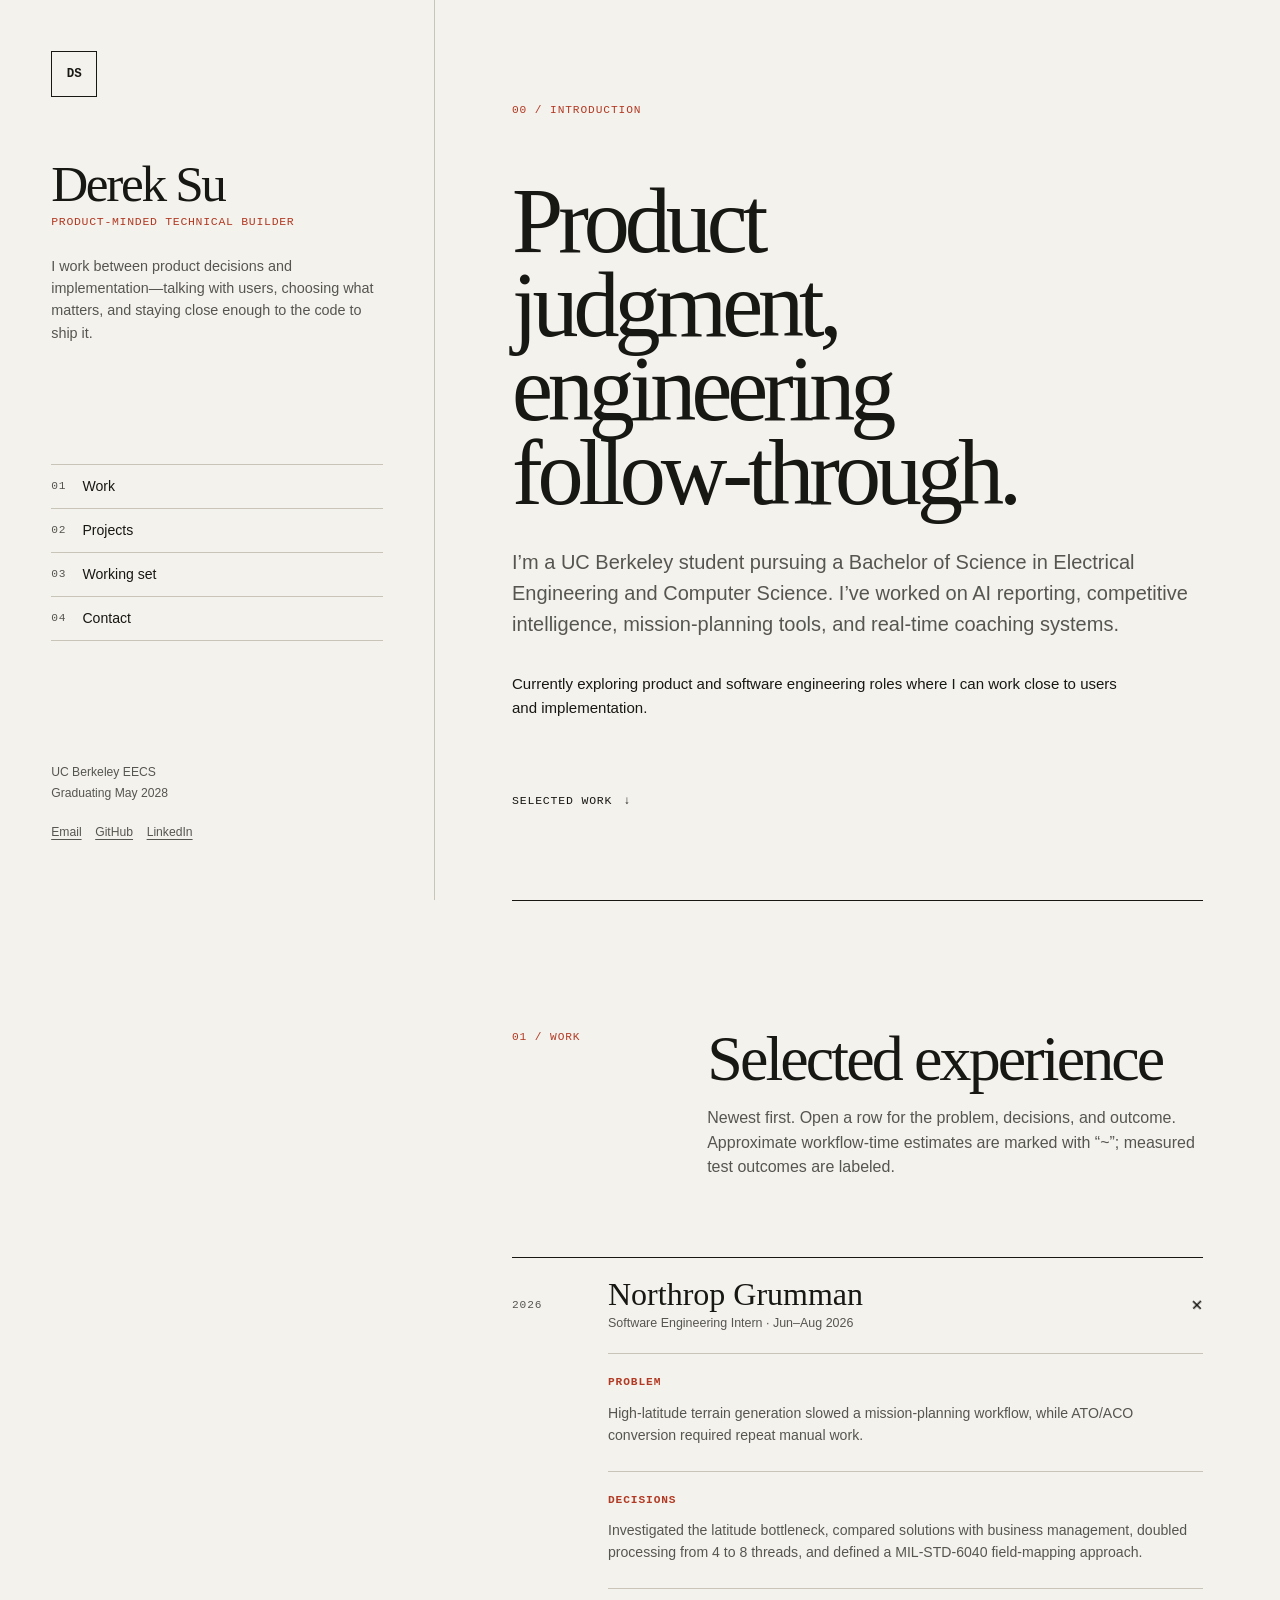
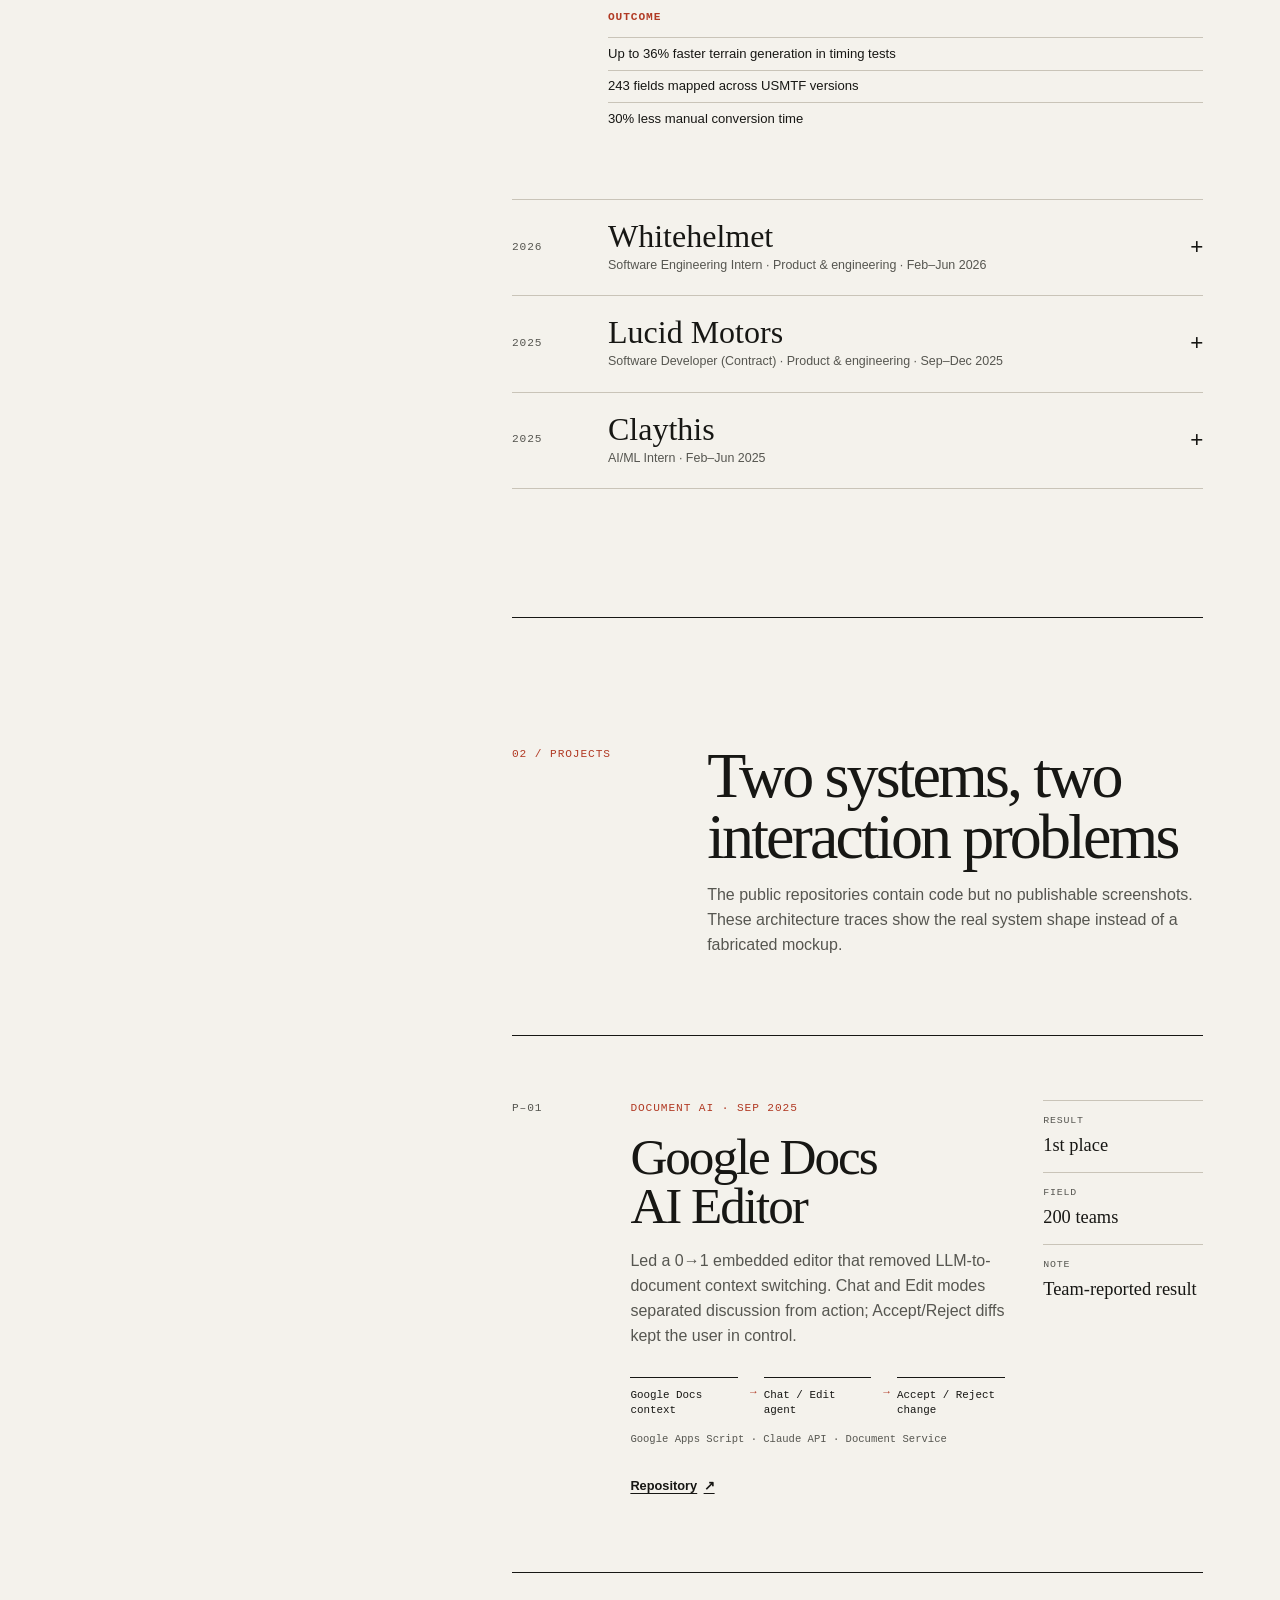
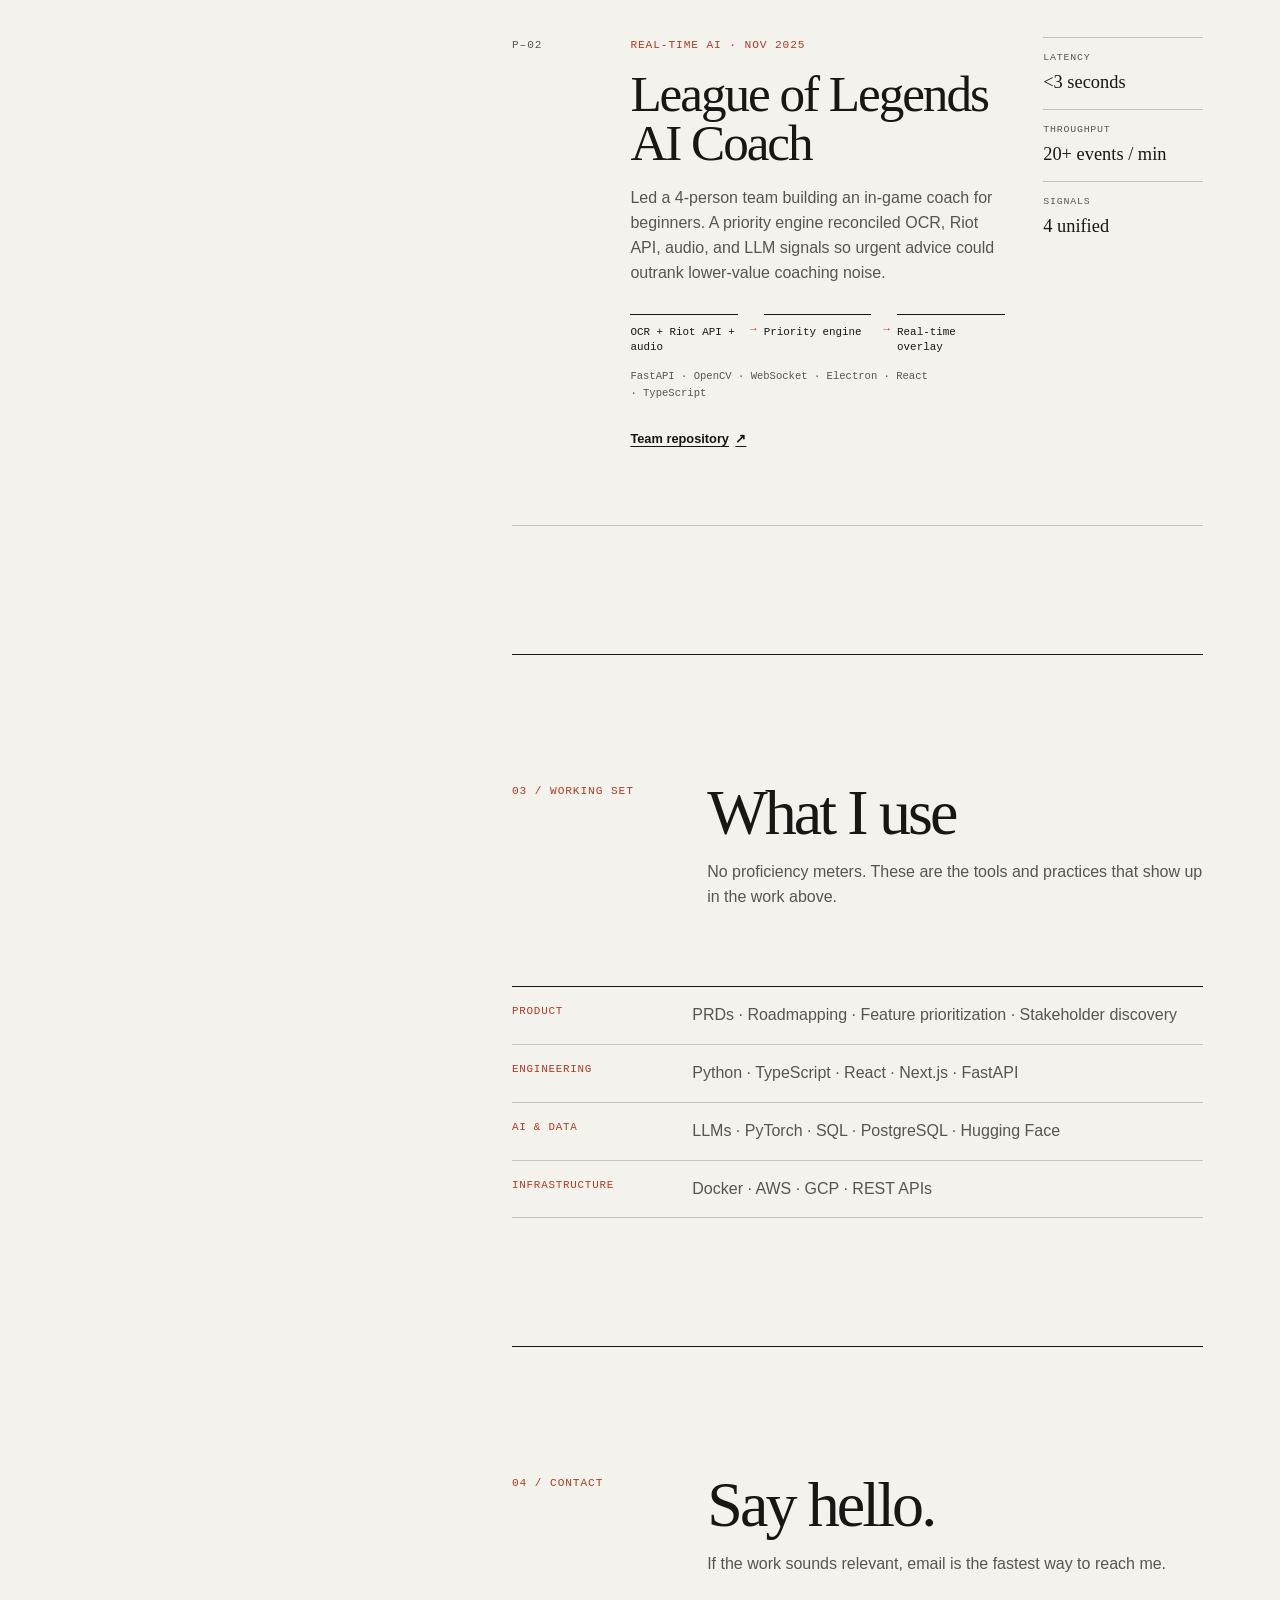
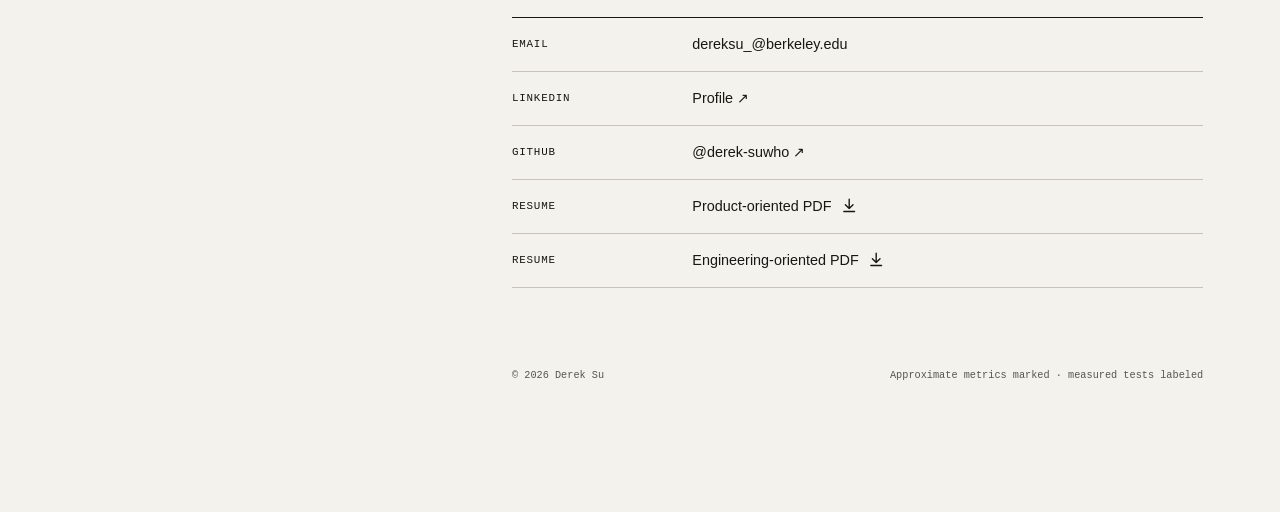
<file: index.html>
<!DOCTYPE html>
<html lang="en">
<head>
  <meta charset="utf-8">
  <meta name="viewport" content="width=device-width, initial-scale=1">
  <meta name="description" content="Derek Su is a product-minded technical builder studying EECS at UC Berkeley. Selected work across AI products, developer tools, and high-stakes engineering systems.">
  <meta name="theme-color" content="#f4f2ec">
  <meta name="color-scheme" content="light">
  <meta property="og:title" content="Derek Su — Product-minded technical builder">
  <meta property="og:description" content="Product judgment, technical execution, and measurable outcomes across AI products and engineering systems.">
  <meta property="og:type" content="website">
  <meta property="og:image" content="https://derek-suwho.github.io/assets/social-card.png">
  <meta property="og:image:width" content="1200">
  <meta property="og:image:height" content="630">
  <meta property="og:image:alt" content="Derek Su — product judgment and engineering follow‑through">
  <meta name="twitter:card" content="summary_large_image">
  <meta name="twitter:title" content="Derek Su — Product-minded technical builder">
  <meta name="twitter:description" content="Product judgment, technical execution, and measurable outcomes across AI products and engineering systems.">
  <meta name="twitter:image" content="https://derek-suwho.github.io/assets/social-card.png">
  <meta name="twitter:image:alt" content="Derek Su — product judgment and engineering follow‑through">
  <link rel="icon" href="assets/icon.svg" type="image/svg+xml">
  <link rel="manifest" href="site.webmanifest">
  <meta property="og:url" content="https://derek-suwho.github.io/">
  <link rel="canonical" href="https://derek-suwho.github.io/">
  <title>Derek Su — Product-minded technical builder</title>
  <script type="application/ld+json">
    {
      "@context": "https://schema.org",
      "@type": "Person",
      "name": "Derek Su",
      "jobTitle": "Product-minded technical builder",
      "email": "mailto:dereksu_@berkeley.edu",
      "affiliation": {
        "@type": "CollegeOrUniversity",
        "name": "University of California, Berkeley"
      },
      "sameAs": [
        "https://github.com/derek-suwho",
        "https://www.linkedin.com/in/derek-su-bb51b9280/"
      ],
      "knowsAbout": [
        "Product management",
        "Software engineering",
        "Artificial intelligence",
        "Developer tools"
      ]
    }
  </script>
  <link rel="stylesheet" href="styles.css">
</head>
<body>
  <a class="skip-link" href="#main">Skip to main content</a>

  <div class="site-shell">
    <aside class="identity-rail">
      <div>
        <a class="wordmark" href="#intro" aria-label="Derek Su, introduction">DS</a>
        <p class="name">Derek Su</p>
        <p class="role-line">Product-minded technical builder</p>
        <p class="rail-intro">I work between product decisions and implementation—talking with users, choosing what matters, and staying close enough to the code to ship it.</p>
      </div>

      <nav class="rail-nav" aria-label="Primary navigation">
        <a href="#experience"><span>01</span> Work</a>
        <a href="#projects"><span>02</span> Projects</a>
        <a href="#about"><span>03</span> Working set</a>
        <a href="#contact"><span>04</span> Contact</a>
      </nav>

      <div class="rail-meta">
        <p>UC Berkeley EECS</p>
        <p>Graduating May 2028</p>
        <div class="rail-links">
          <a href="mailto:dereksu_@berkeley.edu">Email</a>
          <a href="https://github.com/derek-suwho" target="_blank" rel="noopener noreferrer">GitHub</a>
          <a href="https://www.linkedin.com/in/derek-su-bb51b9280/" target="_blank" rel="noopener noreferrer">LinkedIn</a>
        </div>
      </div>
    </aside>

    <main id="main" class="content-stream" tabindex="-1">
      <section id="intro" class="intro" aria-labelledby="intro-title">
        <p class="section-index">00 / INTRODUCTION</p>
        <div class="intro-copy">
          <h1 id="intro-title">Product judgment,<br>engineering follow‑through.</h1>
          <p>I’m a UC Berkeley student pursuing a Bachelor of Science in Electrical Engineering and Computer Science. I’ve worked on AI reporting, competitive intelligence, mission-planning tools, and real-time coaching systems.</p>
          <p class="availability">Currently exploring product and software engineering roles where I can work close to users and implementation.</p>
        </div>
        <a class="down-link" href="#experience">Selected work <span aria-hidden="true">↓</span></a>
      </section>

      <section id="experience" aria-labelledby="experience-title">
        <div class="section-heading">
          <p class="section-index">01 / WORK</p>
          <div>
            <h2 id="experience-title">Selected experience</h2>
            <p>Newest first. Open a row for the problem, decisions, and outcome. Approximate workflow-time estimates are marked with “~”; measured test outcomes are labeled.</p>
          </div>
        </div>

        <div class="work-index">
          <details open>
            <summary>
              <span class="work-year">2026</span>
              <span class="work-title"><strong>Northrop Grumman</strong><small>Software Engineering Intern · Jun–Aug 2026</small></span>
              <span class="toggle" aria-hidden="true">+</span>
            </summary>
            <div class="work-detail">
              <div>
                <h3>Problem</h3>
                <p>High-latitude terrain generation slowed a mission-planning workflow, while ATO/ACO conversion required repeat manual work.</p>
              </div>
              <div>
                <h3>Decisions</h3>
                <p>Investigated the latitude bottleneck, compared solutions with business management, doubled processing from 4 to 8 threads, and defined a MIL-STD-6040 field-mapping approach.</p>
              </div>
              <div>
                <h3>Outcome</h3>
                <ul class="outcomes">
                  <li>Up to 36% faster terrain generation in timing tests</li>
                  <li>243 fields mapped across USMTF versions</li>
                  <li>30% less manual conversion time</li>
                </ul>
              </div>
            </div>
          </details>

          <details>
            <summary>
              <span class="work-year">2026</span>
              <span class="work-title"><strong>Whitehelmet</strong><small>Software Engineering Intern · Product &amp; engineering · Feb–Jun 2026</small></span>
              <span class="toggle" aria-hidden="true">+</span>
            </summary>
            <div class="work-detail">
              <div>
                <h3>Problem</h3>
                <p>Project owners across 20 client organizations manually standardized inconsistent KPI spreadsheets for recurring reports.</p>
              </div>
              <div>
                <h3>Decisions</h3>
                <p>Gathered requirements from client stakeholders, wrote PRDs and acceptance criteria, and balanced deterministic formulas with AI-assisted interpretation and human review.</p>
              </div>
              <div>
                <h3>Outcome</h3>
                <ul class="outcomes">
                  <li>~63% less manual KPI preparation</li>
                  <li>10+ configurable KPI formulas</li>
                  <li>~80% faster report generation through production launch</li>
                </ul>
              </div>
            </div>
          </details>

          <details>
            <summary>
              <span class="work-year">2025</span>
              <span class="work-title"><strong>Lucid Motors</strong><small>Software Developer (Contract) · Product &amp; engineering · Sep–Dec 2025</small></span>
              <span class="toggle" aria-hidden="true">+</span>
            </summary>
            <div class="work-detail">
              <div>
                <h3>Problem</h3>
                <p>Leadership manually gathered competitor pricing in spreadsheets, turning routine analysis into a roughly six-hour manual workflow.</p>
              </div>
              <div>
                <h3>Decisions</h3>
                <p>Owned the Pricing Agent from collection through dashboard analysis, translated 5 stakeholder interviews into priorities, and maintained a weekly roadmap with a 6-person team.</p>
              </div>
              <div>
                <h3>Outcome</h3>
                <ul class="outcomes">
                  <li>87.5% less manual analysis across 8 brands</li>
                  <li>10+ features shipped to leadership</li>
                  <li>90% lower analytics latency in testing</li>
                  <li>30% faster rendering in testing</li>
                </ul>
              </div>
            </div>
          </details>

          <details>
            <summary>
              <span class="work-year">2025</span>
              <span class="work-title"><strong>Claythis</strong><small>AI/ML Intern · Feb–Jun 2025</small></span>
              <span class="toggle" aria-hidden="true">+</span>
            </summary>
            <div class="work-detail">
              <div>
                <h3>Problem</h3>
                <p>Existing AI video-generation tools could not reliably produce high-quality, accurate 3D characters.</p>
              </div>
              <div>
                <h3>Decisions</h3>
                <p>Evaluated 5+ diffusion models across 20+ test cases, designed a ControlNet + OpenPose pipeline, and benchmarked RunPod GPUs across quality, latency, and cost.</p>
              </div>
              <div>
                <h3>Outcome</h3>
                <ul class="outcomes">
                  <li>Iteration time reduced from 10+ minutes to ~2–3 minutes</li>
                  <li>Estimated 90%+ visual similarity across 20+ test cases</li>
                  <li>ControlNet + OpenPose improved pose consistency qualitatively</li>
                </ul>
              </div>
            </div>
          </details>
        </div>
      </section>

      <section id="projects" aria-labelledby="projects-title">
        <div class="section-heading">
          <p class="section-index">02 / PROJECTS</p>
          <div>
            <h2 id="projects-title">Two systems, two interaction problems</h2>
            <p>The public repositories contain code but no publishable screenshots. These architecture traces show the real system shape instead of a fabricated mockup.</p>
          </div>
        </div>

        <article class="project-entry">
          <div class="project-number">P–01</div>
          <div class="project-copy">
            <p class="project-type">DOCUMENT AI · SEP 2025</p>
            <h3>Google Docs AI Editor</h3>
            <p>Led a 0→1 embedded editor that removed LLM-to-document context switching. Chat and Edit modes separated discussion from action; Accept/Reject diffs kept the user in control.</p>
            <ol class="system-flow" aria-label="Google Docs AI Editor system flow">
              <li>Google Docs context</li>
              <li>Chat / Edit agent</li>
              <li>Accept / Reject change</li>
            </ol>
            <p class="stack-line">Google Apps Script · Claude API · Document Service</p>
            <a class="project-link" href="https://github.com/derek-suwho/makeathon" target="_blank" rel="noopener noreferrer">Repository <span aria-hidden="true">↗</span></a>
          </div>
          <dl class="project-facts">
            <div><dt>Result</dt><dd>1st place</dd></div>
            <div><dt>Field</dt><dd>200 teams</dd></div>
            <div><dt>Note</dt><dd>Team-reported result</dd></div>
          </dl>
        </article>

        <article class="project-entry">
          <div class="project-number">P–02</div>
          <div class="project-copy">
            <p class="project-type">REAL-TIME AI · NOV 2025</p>
            <h3>League of Legends AI Coach</h3>
            <p>Led a 4-person team building an in-game coach for beginners. A priority engine reconciled OCR, Riot API, audio, and LLM signals so urgent advice could outrank lower-value coaching noise.</p>
            <ol class="system-flow" aria-label="League of Legends AI Coach system flow">
              <li>OCR + Riot API + audio</li>
              <li>Priority engine</li>
              <li>Real-time overlay</li>
            </ol>
            <p class="stack-line">FastAPI · OpenCV · WebSocket · Electron · React · TypeScript</p>
            <a class="project-link" href="https://github.com/ethannyang/calhacks-25" target="_blank" rel="noopener noreferrer">Team repository <span aria-hidden="true">↗</span></a>
          </div>
          <dl class="project-facts">
            <div><dt>Latency</dt><dd>&lt;3 seconds</dd></div>
            <div><dt>Throughput</dt><dd>20+ events / min</dd></div>
            <div><dt>Signals</dt><dd>4 unified</dd></div>
          </dl>
        </article>
      </section>

      <section id="about" aria-labelledby="about-title">
        <div class="section-heading">
          <p class="section-index">03 / WORKING SET</p>
          <div>
            <h2 id="about-title">What I use</h2>
            <p>No proficiency meters. These are the tools and practices that show up in the work above.</p>
          </div>
        </div>
        <dl class="capability-index">
          <div><dt>Product</dt><dd>PRDs · Roadmapping · Feature prioritization · Stakeholder discovery</dd></div>
          <div><dt>Engineering</dt><dd>Python · TypeScript · React · Next.js · FastAPI</dd></div>
          <div><dt>AI &amp; data</dt><dd>LLMs · PyTorch · SQL · PostgreSQL · Hugging Face</dd></div>
          <div><dt>Infrastructure</dt><dd>Docker · AWS · GCP · REST APIs</dd></div>
        </dl>
      </section>

      <section id="contact" aria-labelledby="contact-title">
        <div class="section-heading contact-heading">
          <p class="section-index">04 / CONTACT</p>
          <div>
            <h2 id="contact-title">Say hello.</h2>
            <p>If the work sounds relevant, email is the fastest way to reach me.</p>
          </div>
        </div>
        <div class="contact-index">
          <a href="mailto:dereksu_@berkeley.edu"><span>Email</span><span>dereksu_@berkeley.edu</span></a>
          <a href="https://www.linkedin.com/in/derek-su-bb51b9280/" target="_blank" rel="noopener noreferrer"><span>LinkedIn</span><span>Profile ↗</span></a>
          <a href="https://github.com/derek-suwho" target="_blank" rel="noopener noreferrer"><span>GitHub</span><span>@derek-suwho ↗</span></a>
          <a href="assets/Derek-Su-APM-PM-Resume.pdf" type="application/pdf" download aria-label="Download product-oriented resume (PDF)">
            <span>Resume</span>
            <span class="download-label">Product-oriented PDF <svg class="download-icon" viewBox="0 0 24 24" aria-hidden="true" focusable="false"><path d="M12 3v12m0 0 5-5m-5 5-5-5M5 19h14"/></svg></span>
          </a>
          <a href="assets/Derek-Su-SWE-Resume.pdf" type="application/pdf" download aria-label="Download engineering-oriented resume (PDF)">
            <span>Resume</span>
            <span class="download-label">Engineering-oriented PDF <svg class="download-icon" viewBox="0 0 24 24" aria-hidden="true" focusable="false"><path d="M12 3v12m0 0 5-5m-5 5-5-5M5 19h14"/></svg></span>
          </a>
        </div>
        <footer>
          <span>© 2026 Derek Su</span>
          <span>Approximate metrics marked · measured tests labeled</span>
        </footer>
      </section>
    </main>
  </div>
</body>
</html>
</file>
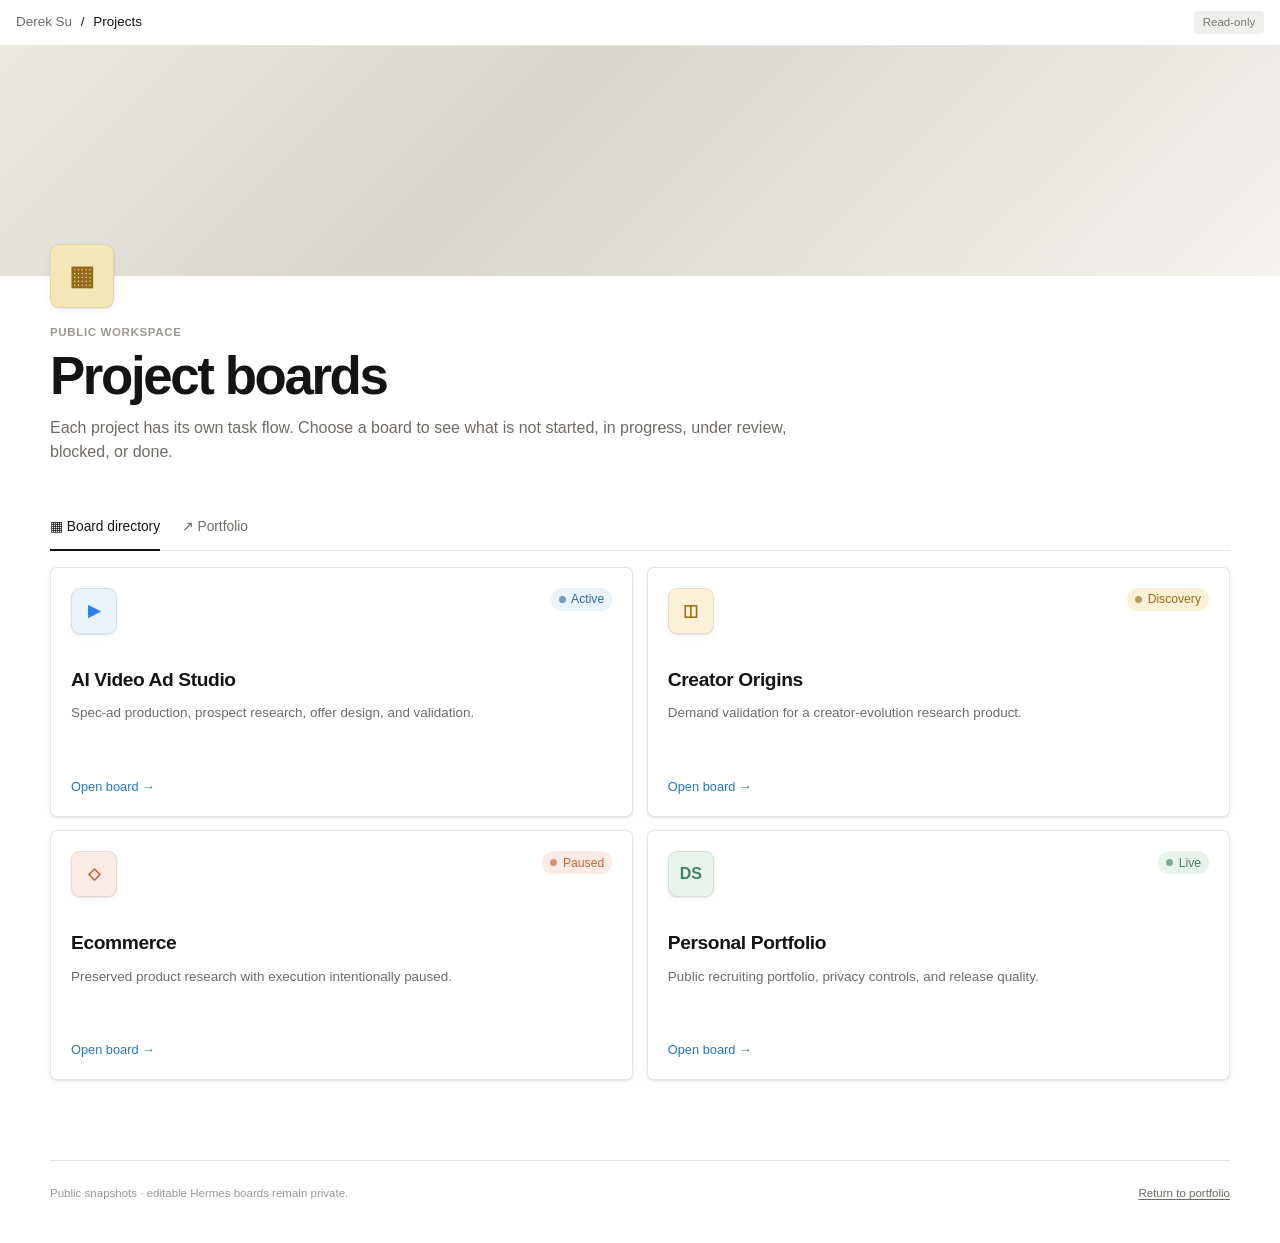
<file: kanban/index.html>
<!DOCTYPE html>
<html lang="en">
<head>
  <meta charset="utf-8">
  <meta name="viewport" content="width=device-width, initial-scale=1">
  <meta name="description" content="Separate public project boards for Derek Su's active, discovery, paused, and live work.">
  <meta name="theme-color" content="#ffffff">
  <meta name="color-scheme" content="light">
  <meta property="og:title" content="Derek Su — Project boards">
  <meta property="og:description" content="A public directory of separate read-only project boards.">
  <meta property="og:type" content="website">
  <meta property="og:url" content="https://derek-suwho.github.io/kanban/">
  <meta name="twitter:card" content="summary">
  <meta name="twitter:title" content="Derek Su — Project boards">
  <meta name="twitter:description" content="Separate read-only boards for each public project.">
  <link rel="canonical" href="https://derek-suwho.github.io/kanban/">
  <link rel="icon" href="../assets/icon.svg" type="image/svg+xml">
  <link rel="stylesheet" href="styles.css?v=20260908-multiboard">
  <title>Derek Su — Project boards</title>
</head>
<body>
  <a class="skip-link" href="#boards">Skip to project boards</a>
  <header class="workspace-bar">
    <nav aria-label="Breadcrumb"><a href="../">Derek Su</a><span aria-hidden="true">/</span><strong>Projects</strong></nav>
    <span class="read-only">Read-only</span>
  </header>

  <main>
    <div class="cover cover-directory" aria-hidden="true"></div>
    <section class="page-heading directory-heading" aria-labelledby="page-title">
      <div class="page-icon icon-directory">▦</div>
      <p class="state-label">PUBLIC WORKSPACE</p>
      <h1 id="page-title">Project boards</h1>
      <p class="page-summary">Each project has its own task flow. Choose a board to see what is not started, in progress, under review, blocked, or done.</p>
    </section>

    <nav class="view-tabs" aria-label="Project views">
      <span class="active-tab">▦ Board directory</span>
      <a href="../">↗ Portfolio</a>
    </nav>

    <section id="boards" class="board-directory" aria-label="Available project boards">
      <a class="directory-card" href="ai-video-ad-studio/">
        <span class="directory-icon icon-blue">▶</span>
        <span class="status-pill pill-blue">Active</span>
        <h2>AI Video Ad Studio</h2>
        <p>Spec-ad production, prospect research, offer design, and validation.</p>
        <span class="open-board">Open board →</span>
      </a>
      <a class="directory-card" href="creator-origins/">
        <span class="directory-icon icon-yellow">◫</span>
        <span class="status-pill pill-yellow">Discovery</span>
        <h2>Creator Origins</h2>
        <p>Demand validation for a creator-evolution research product.</p>
        <span class="open-board">Open board →</span>
      </a>
      <a class="directory-card" href="ecommerce/">
        <span class="directory-icon icon-orange">◇</span>
        <span class="status-pill pill-orange">Paused</span>
        <h2>Ecommerce</h2>
        <p>Preserved product research with execution intentionally paused.</p>
        <span class="open-board">Open board →</span>
      </a>
      <a class="directory-card" href="personal-portfolio/">
        <span class="directory-icon icon-green">DS</span>
        <span class="status-pill pill-green">Live</span>
        <h2>Personal Portfolio</h2>
        <p>Public recruiting portfolio, privacy controls, and release quality.</p>
        <span class="open-board">Open board →</span>
      </a>
    </section>

    <footer>
      <p>Public snapshots · editable Hermes boards remain private.</p>
      <a href="../">Return to portfolio</a>
    </footer>
  </main>
</body>
</html>
</file>
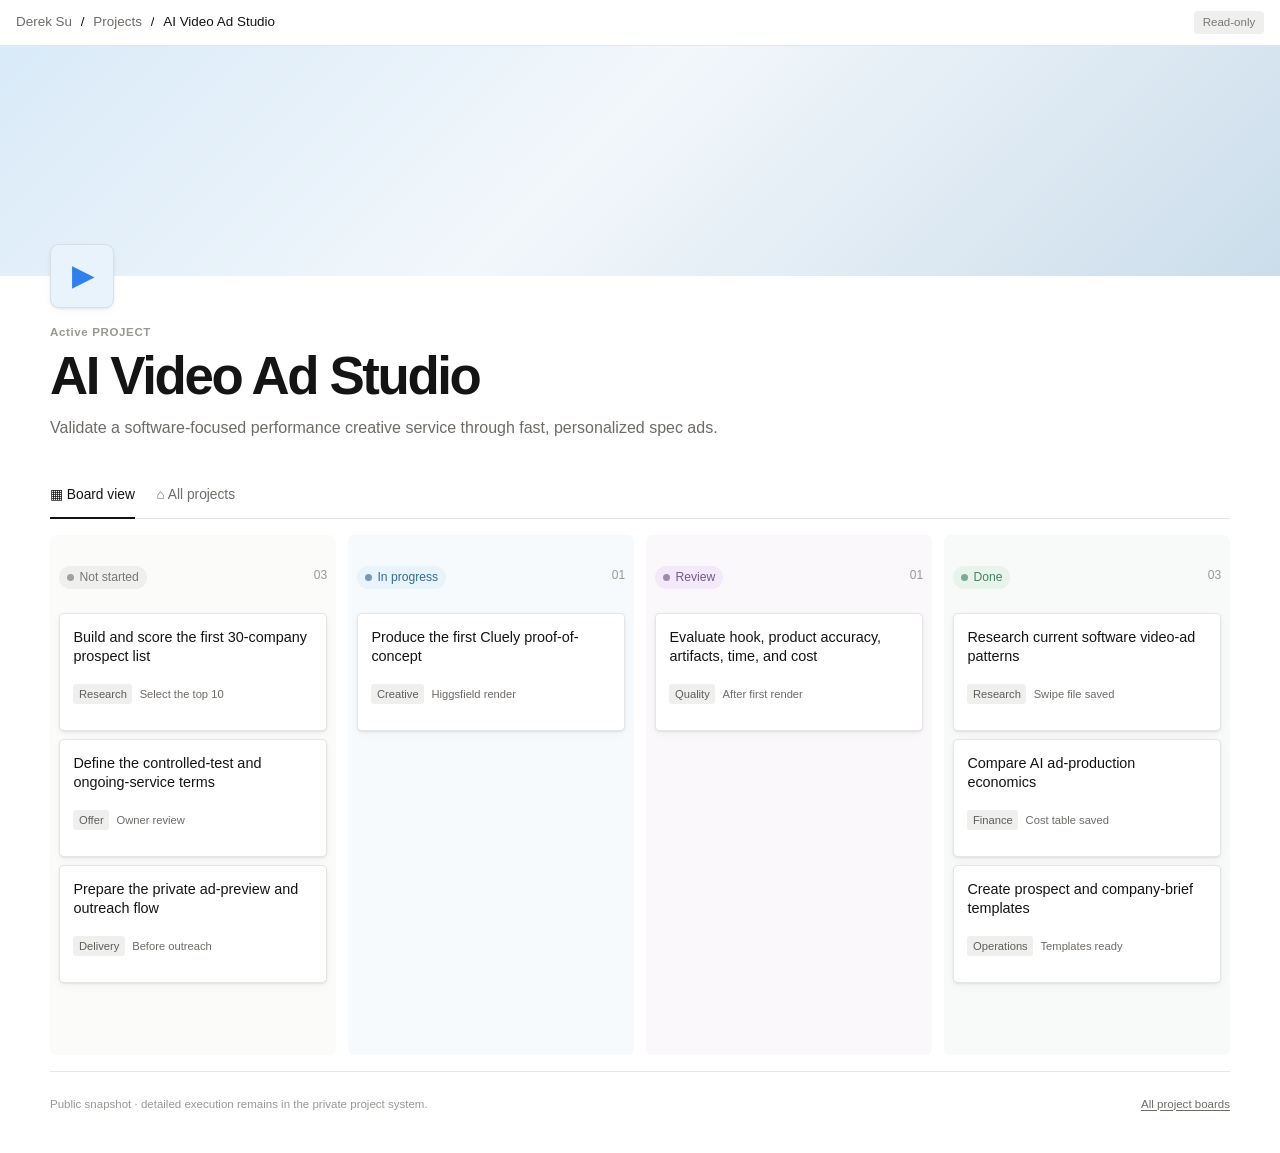
<file: kanban/ai-video-ad-studio/index.html>
<!DOCTYPE html>
<html lang="en">
<head>
  <meta charset="utf-8">
  <meta name="viewport" content="width=device-width, initial-scale=1">
  <meta name="description" content="Validate a software-focused performance creative service through fast, personalized spec ads.">
  <meta name="theme-color" content="#ffffff">
  <meta name="color-scheme" content="light">
  <meta property="og:title" content="AI Video Ad Studio — Derek Su">
  <meta property="og:description" content="Validate a software-focused performance creative service through fast, personalized spec ads.">
  <meta property="og:type" content="website">
  <meta property="og:url" content="https://derek-suwho.github.io/kanban/ai-video-ad-studio/">
  <meta name="twitter:card" content="summary">
  <meta name="twitter:title" content="AI Video Ad Studio — Project board">
  <meta name="twitter:description" content="Validate a software-focused performance creative service through fast, personalized spec ads.">
  <link rel="canonical" href="https://derek-suwho.github.io/kanban/ai-video-ad-studio/">
  <link rel="icon" href="../../assets/icon.svg" type="image/svg+xml">
  <link rel="stylesheet" href="../styles.css?v=20260908-multiboard">
  <title>AI Video Ad Studio — Project board</title>
</head>
<body>
  <a class="skip-link" href="#board">Skip to board</a>
  <header class="workspace-bar">
    <nav aria-label="Breadcrumb">
      <a href="../../">Derek Su</a><span aria-hidden="true">/</span><a href="../">Projects</a><span aria-hidden="true">/</span><strong>AI Video Ad Studio</strong>
    </nav>
    <span class="read-only">Read-only</span>
  </header>

  <main>
    <div class="cover cover-blue" aria-hidden="true"></div>
    <section class="page-heading" aria-labelledby="page-title">
      <div class="page-icon icon-blue">▶</div>
      <p class="state-label">Active PROJECT</p>
      <h1 id="page-title">AI Video Ad Studio</h1>
      <p class="page-summary">Validate a software-focused performance creative service through fast, personalized spec ads.</p>
    </section>

    <nav class="view-tabs" aria-label="Project views">
      <span class="active-tab">▦ Board view</span>
      <a href="../">⌂ All projects</a>
    </nav>

    <section id="board" class="board-scroll" aria-label="AI Video Ad Studio Kanban board" tabindex="0">
      <div class="board-grid"><section class="board-column tone-gray" aria-label="Not started"><header class="column-heading"><h2><span class="status-pill pill-gray">Not started</span></h2><span class="column-count">03</span></header><div class="task-list"><article class="task-card"><h3>Build and score the first 30-company prospect list</h3><div class="task-meta"><span class="task-tag">Research</span><span>Select the top 10</span></div></article><article class="task-card"><h3>Define the controlled-test and ongoing-service terms</h3><div class="task-meta"><span class="task-tag">Offer</span><span>Owner review</span></div></article><article class="task-card"><h3>Prepare the private ad-preview and outreach flow</h3><div class="task-meta"><span class="task-tag">Delivery</span><span>Before outreach</span></div></article></div></section><section class="board-column tone-blue" aria-label="In progress"><header class="column-heading"><h2><span class="status-pill pill-blue">In progress</span></h2><span class="column-count">01</span></header><div class="task-list"><article class="task-card"><h3>Produce the first Cluely proof-of-concept</h3><div class="task-meta"><span class="task-tag">Creative</span><span>Higgsfield render</span></div></article></div></section><section class="board-column tone-purple" aria-label="Review"><header class="column-heading"><h2><span class="status-pill pill-purple">Review</span></h2><span class="column-count">01</span></header><div class="task-list"><article class="task-card"><h3>Evaluate hook, product accuracy, artifacts, time, and cost</h3><div class="task-meta"><span class="task-tag">Quality</span><span>After first render</span></div></article></div></section><section class="board-column tone-green" aria-label="Done"><header class="column-heading"><h2><span class="status-pill pill-green">Done</span></h2><span class="column-count">03</span></header><div class="task-list"><article class="task-card"><h3>Research current software video-ad patterns</h3><div class="task-meta"><span class="task-tag">Research</span><span>Swipe file saved</span></div></article><article class="task-card"><h3>Compare AI ad-production economics</h3><div class="task-meta"><span class="task-tag">Finance</span><span>Cost table saved</span></div></article><article class="task-card"><h3>Create prospect and company-brief templates</h3><div class="task-meta"><span class="task-tag">Operations</span><span>Templates ready</span></div></article></div></section></div>
    </section>

    <footer>
      <p>Public snapshot · detailed execution remains in the private project system.</p>
      <a href="../">All project boards</a>
    </footer>
  </main>
</body>
</html>
</file>
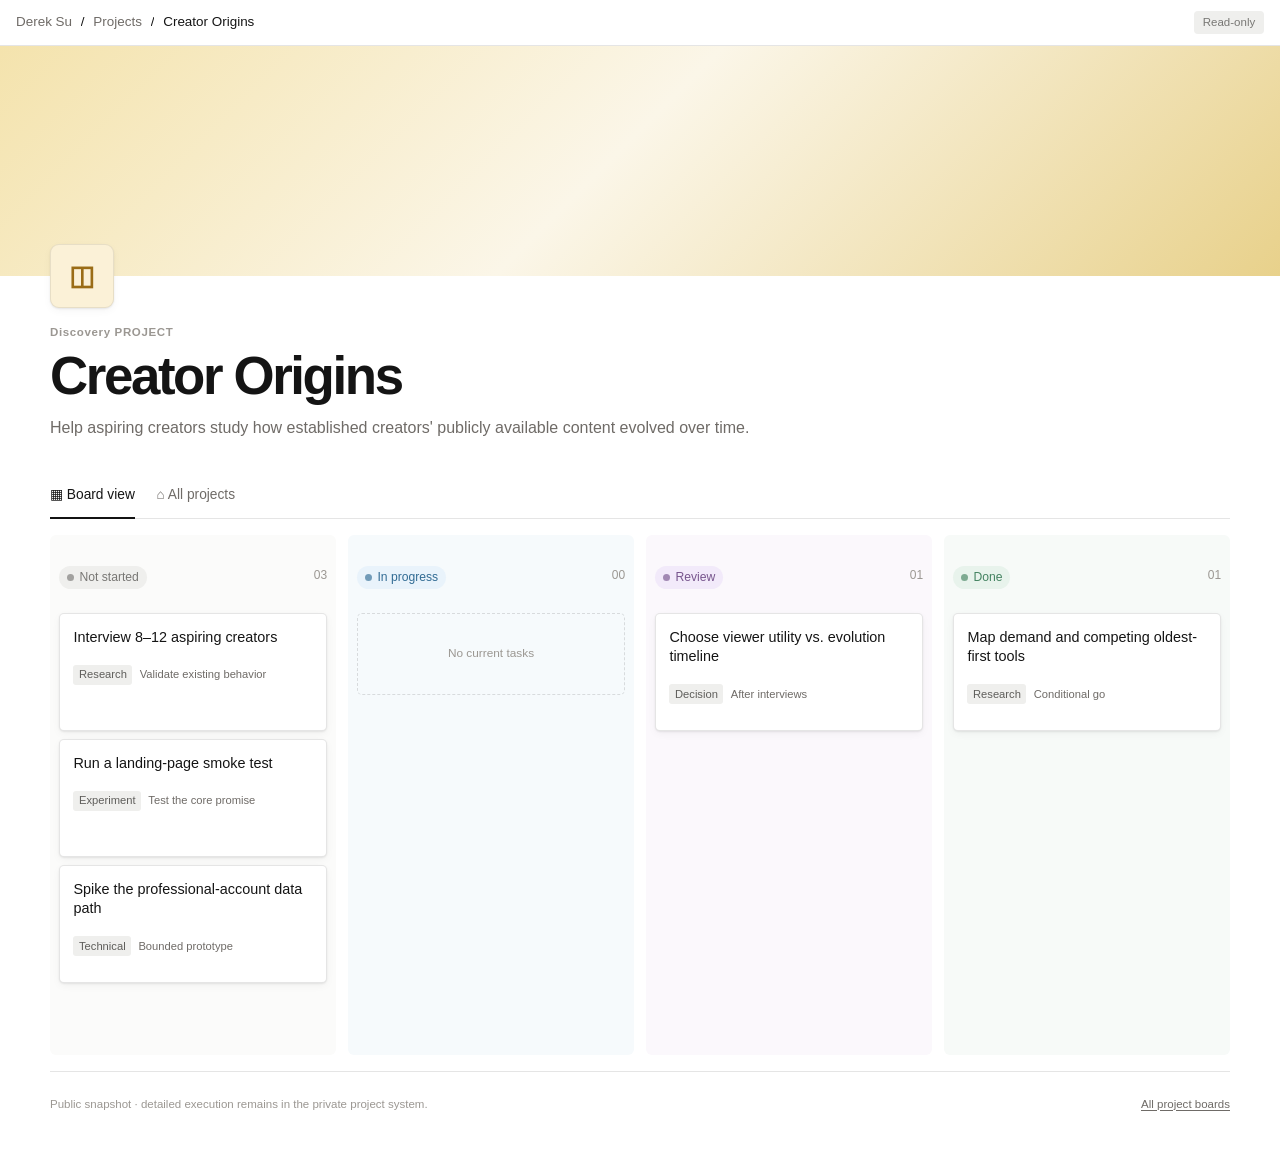
<file: kanban/creator-origins/index.html>
<!DOCTYPE html>
<html lang="en">
<head>
  <meta charset="utf-8">
  <meta name="viewport" content="width=device-width, initial-scale=1">
  <meta name="description" content="Help aspiring creators study how established creators&#x27; publicly available content evolved over time.">
  <meta name="theme-color" content="#ffffff">
  <meta name="color-scheme" content="light">
  <meta property="og:title" content="Creator Origins — Derek Su">
  <meta property="og:description" content="Help aspiring creators study how established creators&#x27; publicly available content evolved over time.">
  <meta property="og:type" content="website">
  <meta property="og:url" content="https://derek-suwho.github.io/kanban/creator-origins/">
  <meta name="twitter:card" content="summary">
  <meta name="twitter:title" content="Creator Origins — Project board">
  <meta name="twitter:description" content="Help aspiring creators study how established creators&#x27; publicly available content evolved over time.">
  <link rel="canonical" href="https://derek-suwho.github.io/kanban/creator-origins/">
  <link rel="icon" href="../../assets/icon.svg" type="image/svg+xml">
  <link rel="stylesheet" href="../styles.css?v=20260908-multiboard">
  <title>Creator Origins — Project board</title>
</head>
<body>
  <a class="skip-link" href="#board">Skip to board</a>
  <header class="workspace-bar">
    <nav aria-label="Breadcrumb">
      <a href="../../">Derek Su</a><span aria-hidden="true">/</span><a href="../">Projects</a><span aria-hidden="true">/</span><strong>Creator Origins</strong>
    </nav>
    <span class="read-only">Read-only</span>
  </header>

  <main>
    <div class="cover cover-yellow" aria-hidden="true"></div>
    <section class="page-heading" aria-labelledby="page-title">
      <div class="page-icon icon-yellow">◫</div>
      <p class="state-label">Discovery PROJECT</p>
      <h1 id="page-title">Creator Origins</h1>
      <p class="page-summary">Help aspiring creators study how established creators&#x27; publicly available content evolved over time.</p>
    </section>

    <nav class="view-tabs" aria-label="Project views">
      <span class="active-tab">▦ Board view</span>
      <a href="../">⌂ All projects</a>
    </nav>

    <section id="board" class="board-scroll" aria-label="Creator Origins Kanban board" tabindex="0">
      <div class="board-grid"><section class="board-column tone-gray" aria-label="Not started"><header class="column-heading"><h2><span class="status-pill pill-gray">Not started</span></h2><span class="column-count">03</span></header><div class="task-list"><article class="task-card"><h3>Interview 8–12 aspiring creators</h3><div class="task-meta"><span class="task-tag">Research</span><span>Validate existing behavior</span></div></article><article class="task-card"><h3>Run a landing-page smoke test</h3><div class="task-meta"><span class="task-tag">Experiment</span><span>Test the core promise</span></div></article><article class="task-card"><h3>Spike the professional-account data path</h3><div class="task-meta"><span class="task-tag">Technical</span><span>Bounded prototype</span></div></article></div></section><section class="board-column tone-blue" aria-label="In progress"><header class="column-heading"><h2><span class="status-pill pill-blue">In progress</span></h2><span class="column-count">00</span></header><div class="task-list"><div class="empty-card">No current tasks</div></div></section><section class="board-column tone-purple" aria-label="Review"><header class="column-heading"><h2><span class="status-pill pill-purple">Review</span></h2><span class="column-count">01</span></header><div class="task-list"><article class="task-card"><h3>Choose viewer utility vs. evolution timeline</h3><div class="task-meta"><span class="task-tag">Decision</span><span>After interviews</span></div></article></div></section><section class="board-column tone-green" aria-label="Done"><header class="column-heading"><h2><span class="status-pill pill-green">Done</span></h2><span class="column-count">01</span></header><div class="task-list"><article class="task-card"><h3>Map demand and competing oldest-first tools</h3><div class="task-meta"><span class="task-tag">Research</span><span>Conditional go</span></div></article></div></section></div>
    </section>

    <footer>
      <p>Public snapshot · detailed execution remains in the private project system.</p>
      <a href="../">All project boards</a>
    </footer>
  </main>
</body>
</html>
</file>
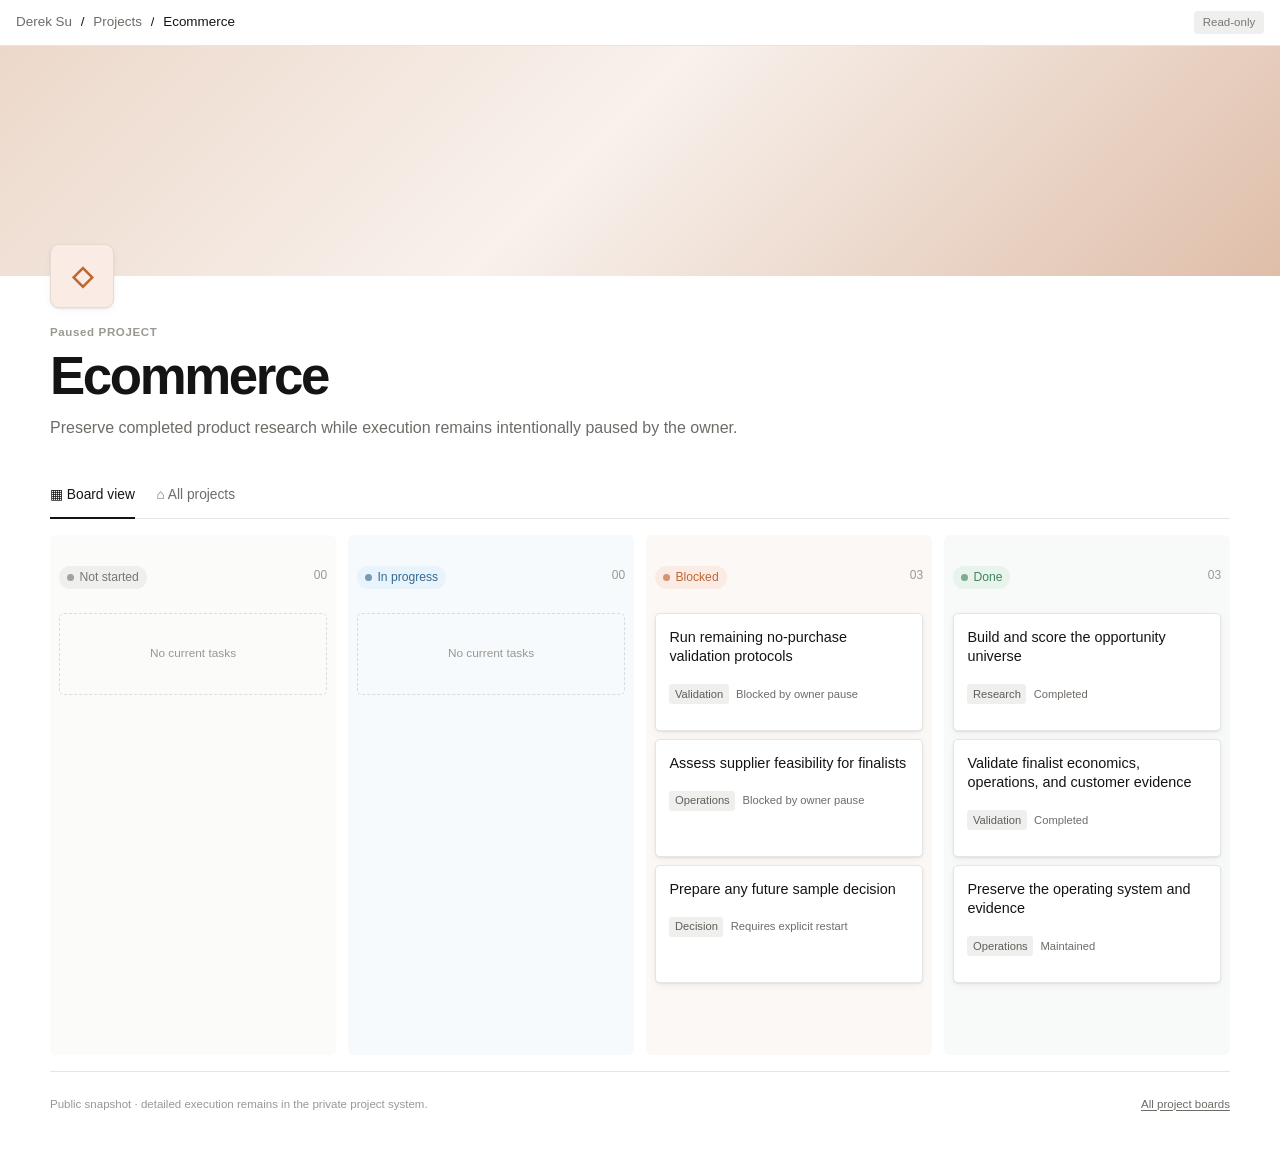
<file: kanban/ecommerce/index.html>
<!DOCTYPE html>
<html lang="en">
<head>
  <meta charset="utf-8">
  <meta name="viewport" content="width=device-width, initial-scale=1">
  <meta name="description" content="Preserve completed product research while execution remains intentionally paused by the owner.">
  <meta name="theme-color" content="#ffffff">
  <meta name="color-scheme" content="light">
  <meta property="og:title" content="Ecommerce — Derek Su">
  <meta property="og:description" content="Preserve completed product research while execution remains intentionally paused by the owner.">
  <meta property="og:type" content="website">
  <meta property="og:url" content="https://derek-suwho.github.io/kanban/ecommerce/">
  <meta name="twitter:card" content="summary">
  <meta name="twitter:title" content="Ecommerce — Project board">
  <meta name="twitter:description" content="Preserve completed product research while execution remains intentionally paused by the owner.">
  <link rel="canonical" href="https://derek-suwho.github.io/kanban/ecommerce/">
  <link rel="icon" href="../../assets/icon.svg" type="image/svg+xml">
  <link rel="stylesheet" href="../styles.css?v=20260908-multiboard">
  <title>Ecommerce — Project board</title>
</head>
<body>
  <a class="skip-link" href="#board">Skip to board</a>
  <header class="workspace-bar">
    <nav aria-label="Breadcrumb">
      <a href="../../">Derek Su</a><span aria-hidden="true">/</span><a href="../">Projects</a><span aria-hidden="true">/</span><strong>Ecommerce</strong>
    </nav>
    <span class="read-only">Read-only</span>
  </header>

  <main>
    <div class="cover cover-orange" aria-hidden="true"></div>
    <section class="page-heading" aria-labelledby="page-title">
      <div class="page-icon icon-orange">◇</div>
      <p class="state-label">Paused PROJECT</p>
      <h1 id="page-title">Ecommerce</h1>
      <p class="page-summary">Preserve completed product research while execution remains intentionally paused by the owner.</p>
    </section>

    <nav class="view-tabs" aria-label="Project views">
      <span class="active-tab">▦ Board view</span>
      <a href="../">⌂ All projects</a>
    </nav>

    <section id="board" class="board-scroll" aria-label="Ecommerce Kanban board" tabindex="0">
      <div class="board-grid"><section class="board-column tone-gray" aria-label="Not started"><header class="column-heading"><h2><span class="status-pill pill-gray">Not started</span></h2><span class="column-count">00</span></header><div class="task-list"><div class="empty-card">No current tasks</div></div></section><section class="board-column tone-blue" aria-label="In progress"><header class="column-heading"><h2><span class="status-pill pill-blue">In progress</span></h2><span class="column-count">00</span></header><div class="task-list"><div class="empty-card">No current tasks</div></div></section><section class="board-column tone-orange" aria-label="Blocked"><header class="column-heading"><h2><span class="status-pill pill-orange">Blocked</span></h2><span class="column-count">03</span></header><div class="task-list"><article class="task-card"><h3>Run remaining no-purchase validation protocols</h3><div class="task-meta"><span class="task-tag">Validation</span><span>Blocked by owner pause</span></div></article><article class="task-card"><h3>Assess supplier feasibility for finalists</h3><div class="task-meta"><span class="task-tag">Operations</span><span>Blocked by owner pause</span></div></article><article class="task-card"><h3>Prepare any future sample decision</h3><div class="task-meta"><span class="task-tag">Decision</span><span>Requires explicit restart</span></div></article></div></section><section class="board-column tone-green" aria-label="Done"><header class="column-heading"><h2><span class="status-pill pill-green">Done</span></h2><span class="column-count">03</span></header><div class="task-list"><article class="task-card"><h3>Build and score the opportunity universe</h3><div class="task-meta"><span class="task-tag">Research</span><span>Completed</span></div></article><article class="task-card"><h3>Validate finalist economics, operations, and customer evidence</h3><div class="task-meta"><span class="task-tag">Validation</span><span>Completed</span></div></article><article class="task-card"><h3>Preserve the operating system and evidence</h3><div class="task-meta"><span class="task-tag">Operations</span><span>Maintained</span></div></article></div></section></div>
    </section>

    <footer>
      <p>Public snapshot · detailed execution remains in the private project system.</p>
      <a href="../">All project boards</a>
    </footer>
  </main>
</body>
</html>
</file>
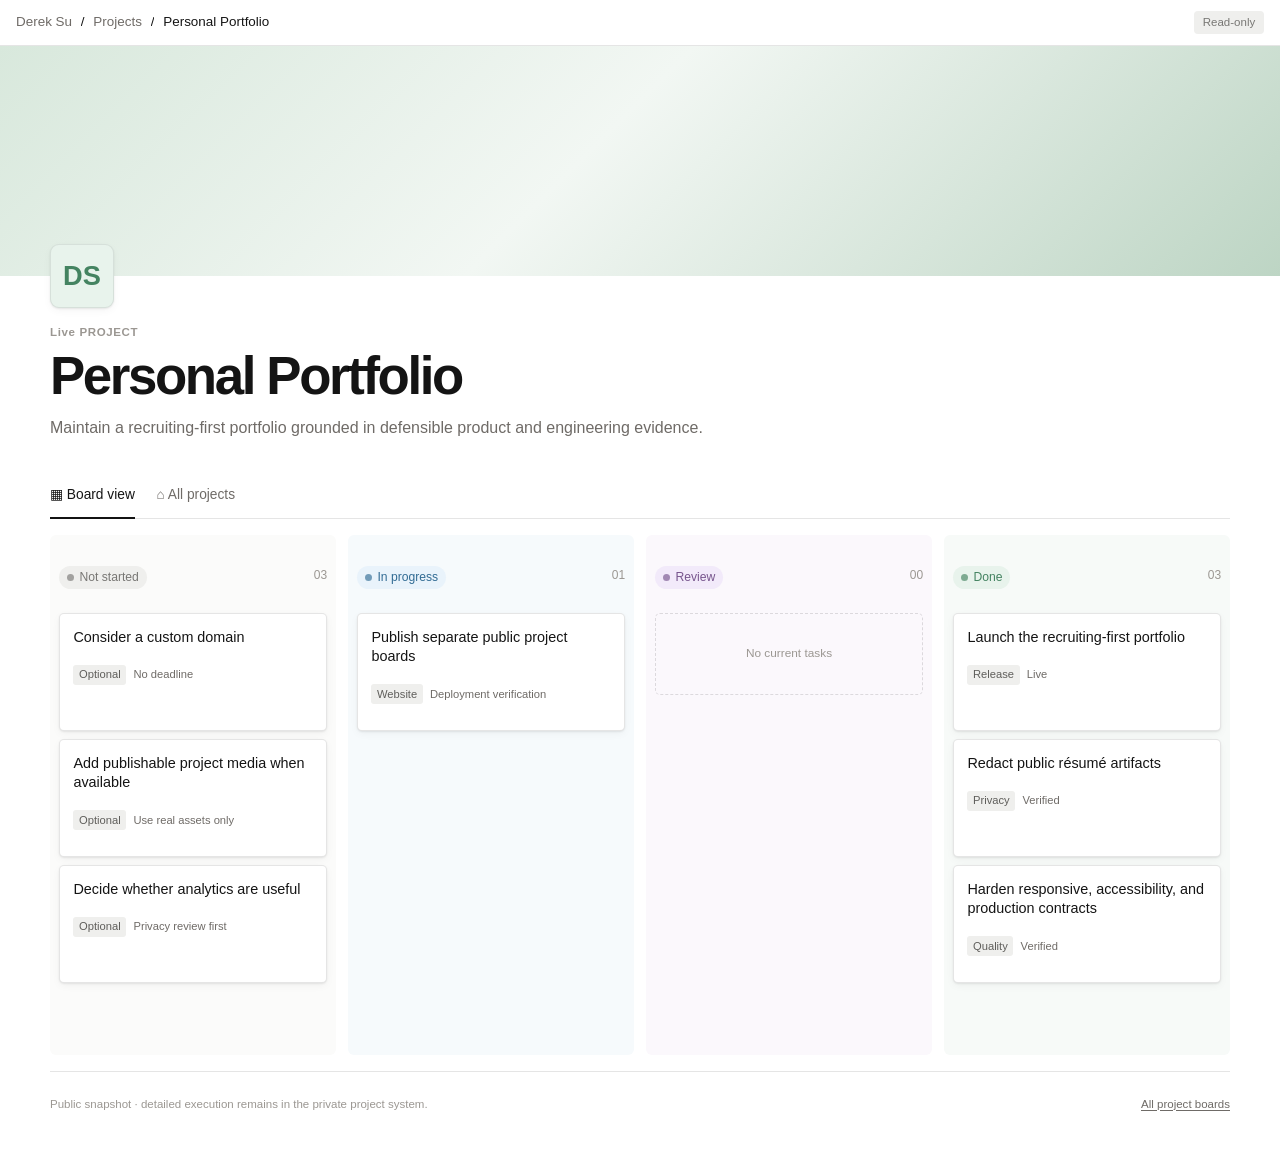
<file: kanban/personal-portfolio/index.html>
<!DOCTYPE html>
<html lang="en">
<head>
  <meta charset="utf-8">
  <meta name="viewport" content="width=device-width, initial-scale=1">
  <meta name="description" content="Maintain a recruiting-first portfolio grounded in defensible product and engineering evidence.">
  <meta name="theme-color" content="#ffffff">
  <meta name="color-scheme" content="light">
  <meta property="og:title" content="Personal Portfolio — Derek Su">
  <meta property="og:description" content="Maintain a recruiting-first portfolio grounded in defensible product and engineering evidence.">
  <meta property="og:type" content="website">
  <meta property="og:url" content="https://derek-suwho.github.io/kanban/personal-portfolio/">
  <meta name="twitter:card" content="summary">
  <meta name="twitter:title" content="Personal Portfolio — Project board">
  <meta name="twitter:description" content="Maintain a recruiting-first portfolio grounded in defensible product and engineering evidence.">
  <link rel="canonical" href="https://derek-suwho.github.io/kanban/personal-portfolio/">
  <link rel="icon" href="../../assets/icon.svg" type="image/svg+xml">
  <link rel="stylesheet" href="../styles.css?v=20260908-multiboard">
  <title>Personal Portfolio — Project board</title>
</head>
<body>
  <a class="skip-link" href="#board">Skip to board</a>
  <header class="workspace-bar">
    <nav aria-label="Breadcrumb">
      <a href="../../">Derek Su</a><span aria-hidden="true">/</span><a href="../">Projects</a><span aria-hidden="true">/</span><strong>Personal Portfolio</strong>
    </nav>
    <span class="read-only">Read-only</span>
  </header>

  <main>
    <div class="cover cover-green" aria-hidden="true"></div>
    <section class="page-heading" aria-labelledby="page-title">
      <div class="page-icon icon-green">DS</div>
      <p class="state-label">Live PROJECT</p>
      <h1 id="page-title">Personal Portfolio</h1>
      <p class="page-summary">Maintain a recruiting-first portfolio grounded in defensible product and engineering evidence.</p>
    </section>

    <nav class="view-tabs" aria-label="Project views">
      <span class="active-tab">▦ Board view</span>
      <a href="../">⌂ All projects</a>
    </nav>

    <section id="board" class="board-scroll" aria-label="Personal Portfolio Kanban board" tabindex="0">
      <div class="board-grid"><section class="board-column tone-gray" aria-label="Not started"><header class="column-heading"><h2><span class="status-pill pill-gray">Not started</span></h2><span class="column-count">03</span></header><div class="task-list"><article class="task-card"><h3>Consider a custom domain</h3><div class="task-meta"><span class="task-tag">Optional</span><span>No deadline</span></div></article><article class="task-card"><h3>Add publishable project media when available</h3><div class="task-meta"><span class="task-tag">Optional</span><span>Use real assets only</span></div></article><article class="task-card"><h3>Decide whether analytics are useful</h3><div class="task-meta"><span class="task-tag">Optional</span><span>Privacy review first</span></div></article></div></section><section class="board-column tone-blue" aria-label="In progress"><header class="column-heading"><h2><span class="status-pill pill-blue">In progress</span></h2><span class="column-count">01</span></header><div class="task-list"><article class="task-card"><h3>Publish separate public project boards</h3><div class="task-meta"><span class="task-tag">Website</span><span>Deployment verification</span></div></article></div></section><section class="board-column tone-purple" aria-label="Review"><header class="column-heading"><h2><span class="status-pill pill-purple">Review</span></h2><span class="column-count">00</span></header><div class="task-list"><div class="empty-card">No current tasks</div></div></section><section class="board-column tone-green" aria-label="Done"><header class="column-heading"><h2><span class="status-pill pill-green">Done</span></h2><span class="column-count">03</span></header><div class="task-list"><article class="task-card"><h3>Launch the recruiting-first portfolio</h3><div class="task-meta"><span class="task-tag">Release</span><span>Live</span></div></article><article class="task-card"><h3>Redact public résumé artifacts</h3><div class="task-meta"><span class="task-tag">Privacy</span><span>Verified</span></div></article><article class="task-card"><h3>Harden responsive, accessibility, and production contracts</h3><div class="task-meta"><span class="task-tag">Quality</span><span>Verified</span></div></article></div></section></div>
    </section>

    <footer>
      <p>Public snapshot · detailed execution remains in the private project system.</p>
      <a href="../">All project boards</a>
    </footer>
  </main>
</body>
</html>
</file>
<file: styles.css>
:root {
  --paper: #f4f2ec;
  --paper-deep: #ebe7de;
  --ink: #171714;
  --muted: #565650;
  --line: #c9c4b8;
  --accent: #b13a24;
  --signal-deep: #5f7200;
  --mono: "SFMono-Regular", Consolas, "Liberation Mono", monospace;
  --sans: "Avenir Next", Avenir, "Helvetica Neue", Arial, sans-serif;
  --serif: Georgia, "Times New Roman", serif;
}

* { box-sizing: border-box; }
html { scroll-behavior: smooth; }
body {
  margin: 0;
  background: var(--paper);
  color: var(--ink);
  font-family: var(--sans);
  font-size: 16px;
  line-height: 1.55;
  text-rendering: optimizeLegibility;
}
a { color: inherit; text-underline-offset: 0.22em; text-decoration-thickness: 1px; }
a:hover { text-decoration-thickness: 2px; }
a:focus-visible, summary:focus-visible {
  outline: 3px solid var(--accent);
  outline-offset: 4px;
  border-radius: 1px;
}
main:focus-visible { outline: 3px solid var(--accent); outline-offset: -3px; }
.skip-link {
  position: fixed;
  top: -5rem;
  left: 1rem;
  z-index: 100;
  background: var(--ink);
  color: var(--paper);
  padding: 0.8rem 1rem;
}
.skip-link:focus { top: 1rem; }

.site-shell {
  width: min(100%, 1500px);
  margin: 0 auto;
  display: grid;
  grid-template-columns: minmax(290px, 34vw) minmax(0, 1fr);
}
.identity-rail {
  position: sticky;
  top: 0;
  height: 100vh;
  height: 100svh;
  padding: clamp(2rem, 4vw, 4.5rem);
  border-right: 1px solid var(--line);
  display: flex;
  flex-direction: column;
  justify-content: space-between;
  background: rgba(244, 242, 236, 0.96);
  overflow-y: auto;
}
.wordmark {
  width: 46px;
  height: 46px;
  display: grid;
  place-items: center;
  border: 1px solid var(--ink);
  text-decoration: none;
  font-family: var(--mono);
  font-size: 0.78rem;
  font-weight: 700;
}
.name {
  margin: clamp(2rem, 7vh, 5rem) 0 0.25rem;
  font-family: var(--serif);
  font-size: clamp(2.2rem, 4vw, 4rem);
  line-height: 0.95;
  letter-spacing: -0.045em;
}
.role-line {
  margin: 0;
  color: var(--accent);
  font-family: var(--mono);
  font-size: 0.72rem;
  letter-spacing: 0.06em;
  text-transform: uppercase;
}
.rail-intro {
  max-width: 31rem;
  margin: 1.5rem 0 0;
  color: var(--muted);
  font-size: clamp(0.9rem, 1.1vw, 1.05rem);
}
.rail-nav {
  display: grid;
  border-top: 1px solid var(--line);
}
.rail-nav a {
  min-height: 44px;
  display: flex;
  align-items: center;
  gap: 1rem;
  border-bottom: 1px solid var(--line);
  text-decoration: none;
  font-size: 0.88rem;
}
.rail-nav a:hover { color: var(--accent); }
.rail-nav span, .section-index, .project-type, .project-number, .work-year, .work-detail h3 {
  font-family: var(--mono);
  font-size: 0.7rem;
  letter-spacing: 0.08em;
  text-transform: uppercase;
}
.rail-nav span { color: var(--muted); }
.rail-meta { color: var(--muted); font-size: 0.76rem; }
.rail-meta p { margin: 0.1rem 0; }
.rail-links { display: flex; flex-wrap: wrap; gap: 0.85rem; margin-top: 0.9rem; }
.rail-links a { min-height: 32px; display: inline-flex; align-items: center; }

.content-stream {
  min-width: 0;
  overflow: hidden;
  overflow: clip;
  padding: 0 clamp(1.5rem, 6vw, 7rem);
}
.content-stream > section {
  padding: clamp(4.5rem, 10vw, 9rem) 0;
  border-top: 1px solid var(--ink);
  scroll-margin-top: 1rem;
}
.content-stream > .intro { border-top: 0; }
.intro {
  min-height: 100vh;
  min-height: 100svh;
  display: grid;
  align-content: space-between;
  padding-top: clamp(3rem, 8vw, 7rem) !important;
  padding-bottom: clamp(3rem, 6vw, 5rem) !important;
}
.section-index { margin: 0; color: var(--accent); }
.intro-copy { align-self: center; }
h1, h2, h3, p { text-wrap: pretty; }
h1 {
  max-width: 10ch;
  margin: 0;
  font-family: var(--serif);
  font-size: clamp(3.3rem, 7.2vw, 7.2rem);
  font-weight: 400;
  line-height: 0.91;
  letter-spacing: -0.055em;
}
.intro-copy > p {
  max-width: 45rem;
  margin: 2rem 0 0;
  color: var(--muted);
  font-size: clamp(1rem, 1.6vw, 1.25rem);
}
.intro-copy .availability { max-width: 38rem; color: var(--ink); font-size: 0.94rem; }
.down-link {
  width: fit-content;
  min-height: 44px;
  display: inline-flex;
  align-items: center;
  gap: 0.7rem;
  text-decoration: none;
  font-family: var(--mono);
  font-size: 0.72rem;
  text-transform: uppercase;
  letter-spacing: 0.07em;
}
.down-link:hover { color: var(--accent); }

.section-heading {
  display: grid;
  grid-template-columns: minmax(6rem, 0.45fr) minmax(0, 1.55fr);
  gap: clamp(1.5rem, 4vw, 4rem);
  margin-bottom: clamp(2.5rem, 6vw, 5rem);
}
.section-heading h2 {
  margin: 0;
  font-family: var(--serif);
  font-size: clamp(2.5rem, 5vw, 5rem);
  font-weight: 400;
  line-height: 0.95;
  letter-spacing: -0.045em;
}
.section-heading > div > p { max-width: 42rem; margin: 1rem 0 0; color: var(--muted); }

.work-index { border-top: 1px solid var(--ink); }
details { border-bottom: 1px solid var(--line); }
summary {
  min-height: 92px;
  display: grid;
  grid-template-columns: 5rem minmax(0, 1fr) 2rem;
  gap: 1rem;
  align-items: center;
  padding: 1.25rem 0;
  cursor: pointer;
  list-style: none;
}
summary::-webkit-details-marker { display: none; }
.work-year { color: var(--muted); }
.work-title { display: grid; gap: 0.25rem; }
.work-title strong { font-family: var(--serif); font-size: clamp(1.35rem, 2.5vw, 2.15rem); font-weight: 400; line-height: 1; }
.work-title small { color: var(--muted); font-size: 0.78rem; }
.toggle { justify-self: end; font-size: 1.4rem; transition: transform 160ms ease; }
details[open] .toggle { transform: rotate(45deg); }
.work-detail {
  display: grid;
  grid-template-columns: 1fr;
  gap: 0;
  padding: 0 0 2.5rem 6rem;
}
.work-detail > div { max-width: 52rem; padding: 1.25rem 0 1.5rem; border-top: 1px solid var(--line); }
.work-detail h3 { margin: 0 0 0.7rem; color: var(--accent); }
.work-detail p { max-width: 45rem; margin: 0; color: var(--muted); font-size: 0.88rem; }
.outcomes { margin: 0; padding: 0; list-style: none; }
.outcomes li { padding: 0.35rem 0; border-top: 1px solid var(--line); font-size: 0.82rem; }

.project-entry {
  display: grid;
  grid-template-columns: 5rem minmax(0, 1fr) minmax(10rem, 0.42fr);
  gap: clamp(1.25rem, 3vw, 2.75rem);
  padding: clamp(2.5rem, 5vw, 4.5rem) 0;
  border-top: 1px solid var(--ink);
}
.project-entry:last-child { border-bottom: 1px solid var(--line); }
.project-number { color: var(--muted); }
.project-type { margin: 0 0 1rem; color: var(--accent); }
.project-copy h3 {
  margin: 0 0 1.2rem;
  font-family: var(--serif);
  font-size: clamp(2.1rem, 4vw, 4rem);
  font-weight: 400;
  line-height: 0.95;
  letter-spacing: -0.04em;
}
.project-copy > p:not(.project-type):not(.stack-line) { max-width: 42rem; margin: 0; color: var(--muted); }
.system-flow {
  list-style: none;
  display: grid;
  grid-template-columns: repeat(3, 1fr);
  gap: 1.6rem;
  margin: 1.75rem 0 0.8rem;
  padding: 0;
}
.system-flow li {
  position: relative;
  border-top: 1px solid var(--ink);
  padding-top: 0.65rem;
  font-family: var(--mono);
  font-size: 0.68rem;
  line-height: 1.4;
}
.system-flow li:not(:last-child)::after {
  content: "→";
  position: absolute;
  right: -1.15rem;
  top: 0.48rem;
  color: var(--accent);
}
.stack-line { margin: 0; color: var(--muted); font-family: var(--mono); font-size: 0.66rem; }
.project-link {
  min-height: 44px;
  display: inline-flex;
  align-items: center;
  gap: 0.4rem;
  margin-top: 1rem;
  font-size: 0.8rem;
  font-weight: 700;
}
.project-facts { margin: 0; }
.project-facts div { padding: 0.75rem 0; border-top: 1px solid var(--line); }
.project-facts dt { color: var(--muted); font-family: var(--mono); font-size: 0.62rem; text-transform: uppercase; letter-spacing: 0.08em; }
.project-facts dd { margin: 0.2rem 0 0; font-family: var(--serif); font-size: 1.15rem; }

.capability-index { margin: 0; border-top: 1px solid var(--ink); }
.capability-index div {
  display: grid;
  grid-template-columns: minmax(8rem, 0.45fr) minmax(0, 1.55fr);
  gap: 2rem;
  padding: 1rem 0;
  border-bottom: 1px solid var(--line);
}
.capability-index dt { font-family: var(--mono); color: var(--accent); font-size: 0.68rem; text-transform: uppercase; letter-spacing: 0.07em; }
.capability-index dd { margin: 0; color: var(--muted); }

.contact-heading { margin-bottom: 2.5rem; }
.contact-index { border-top: 1px solid var(--ink); }
.contact-index a {
  min-height: 54px;
  display: grid;
  grid-template-columns: minmax(8rem, 0.45fr) minmax(0, 1.55fr);
  gap: 2rem;
  align-items: center;
  border-bottom: 1px solid var(--line);
  text-decoration: none;
}
.contact-index a:hover { color: var(--accent); }
.contact-index a span:first-child { font-family: var(--mono); font-size: 0.68rem; text-transform: uppercase; letter-spacing: 0.07em; }
.contact-index a span:last-child { font-size: 0.9rem; }
.download-label { display: inline-flex; align-items: center; gap: 0.55rem; }
.download-icon { width: 1.15rem; height: 1.15rem; flex: none; fill: none; stroke: currentColor; stroke-width: 1.8; stroke-linecap: round; stroke-linejoin: round; transition: transform 160ms ease; }
@media (hover: hover) { .contact-index a:hover .download-icon { transform: translateY(2px); } }
footer {
  display: flex;
  justify-content: space-between;
  gap: 2rem;
  margin-top: 5rem;
  color: var(--muted);
  font-family: var(--mono);
  font-size: 0.64rem;
}

.button {
  min-height: 44px;
  display: inline-flex;
  align-items: center;
  border: 1px solid var(--ink);
  padding: 0.65rem 1rem;
  text-decoration: none;
}
.button.primary { background: var(--ink); color: var(--paper); }
.not-found {
  min-height: 100vh;
  min-height: 100svh;
  display: grid;
  align-content: center;
  justify-items: start;
  gap: 1.5rem;
  padding: 4rem;
}
.not-found h1 { margin: 0; }
.not-found > p:not(.section-index) { max-width: 44ch; margin: 0; color: var(--muted); }

@media (hover: hover) {
  .project-entry:hover .project-number,
  details:hover .work-year { color: var(--accent); }
}

@media (max-width: 900px) {
  .site-shell { grid-template-columns: 1fr; }
  .identity-rail {
    position: static;
    height: auto;
    min-height: 0;
    padding: 1.25rem clamp(1rem, 5vw, 2.5rem) 1.5rem;
    border-right: 0;
    border-bottom: 1px solid var(--ink);
    gap: 1.5rem;
  }
  .identity-rail > div:first-child { display: grid; grid-template-columns: auto 1fr; column-gap: 1rem; align-items: center; }
  .name { margin: 0; font-size: 1.8rem; }
  .role-line { grid-column: 2; }
  .rail-intro { grid-column: 1 / -1; margin-top: 1rem; }
  .rail-nav { grid-template-columns: repeat(4, 1fr); }
  .rail-nav a { justify-content: center; border-right: 1px solid var(--line); }
  .rail-nav a:last-child { border-right: 0; }
  .rail-nav span { display: none; }
  .rail-meta { display: flex; justify-content: space-between; gap: 1rem; align-items: center; }
  .rail-meta > p { display: none; }
  .rail-links { margin: 0; }
  .content-stream { padding-inline: clamp(1rem, 5vw, 2.5rem); }
  .intro { min-height: min(760px, calc(100vh - 230px)); min-height: min(760px, calc(100svh - 230px)); }
  .project-entry { grid-template-columns: 4rem minmax(0, 1fr); }
  .project-facts { grid-column: 2; display: grid; grid-template-columns: repeat(3, 1fr); gap: 1rem; }
}

@media (max-width: 620px) {
  .identity-rail { gap: 1.15rem; }
  .rail-nav a { font-size: 0.72rem; }
  .rail-meta { display: block; }
  .rail-links { justify-content: space-between; }
  .intro { min-height: auto; gap: 5rem; padding-block: 4rem !important; }
  h1 { font-size: clamp(3.2rem, 16vw, 5rem); }
  .section-heading { grid-template-columns: 1fr; gap: 1rem; }
  summary { grid-template-columns: 3.5rem minmax(0, 1fr) 1.5rem; }
  .work-detail { padding-left: 0; }
  .project-entry { grid-template-columns: 1fr; }
  .project-number { margin-bottom: -0.5rem; }
  .project-facts { grid-column: 1; }
  .system-flow { grid-template-columns: 1fr; gap: 0.7rem; }
  .system-flow li { padding: 0.55rem 0 0.2rem; }
  .system-flow li:not(:last-child)::after { display: none; }
  .capability-index div, .contact-index a { grid-template-columns: 1fr; gap: 0.25rem; padding: 0.9rem 0; }
  footer { flex-direction: column; margin-top: 4rem; }
}

@media (prefers-reduced-motion: reduce) {
  html { scroll-behavior: auto; }
  *, *::before, *::after { transition-duration: 0.01ms !important; animation-duration: 0.01ms !important; }
}

@media print {
  .skip-link, .rail-nav, .rail-links, .down-link { display: none !important; }
  body { background: white; color: black; font-size: 10pt; }
  .site-shell { display: block; }
  .identity-rail { position: static; height: auto; border: 0; padding: 1rem 0; }
  .content-stream { overflow: visible; padding: 0; }
  .content-stream > section { padding: 1.5rem 0; break-inside: avoid; }
  .intro { min-height: 0; }
  details { break-inside: avoid; }
  details > * { display: block !important; }
  summary .toggle { display: none; }
  .work-detail { padding-left: 0; }
}
</file>
<file: kanban/styles.css>
:root {
  --canvas: #ffffff;
  --text: rgba(0, 0, 0, 0.92);
  --muted: #6f6b67;
  --quiet: #9b9792;
  --line: rgba(0, 0, 0, 0.1);
  --surface: #f7f6f3;
  --card: #ffffff;
  --blue: #2f80ed;
  --blue-bg: #e9f3fb;
  --purple: #8b5bb7;
  --purple-bg: #f2eafa;
  --green: #448361;
  --green-bg: #e8f3ec;
  --yellow: #9a6c16;
  --yellow-bg: #fbf1d7;
  --orange: #c06632;
  --orange-bg: #faece4;
  --gray: #787774;
  --gray-bg: #efefed;
  --font: Inter, -apple-system, BlinkMacSystemFont, "Segoe UI", Helvetica, Arial, sans-serif;
  --shadow: 0 1px 2px rgba(15, 15, 15, 0.08), 0 3px 8px rgba(15, 15, 15, 0.04);
}

* { box-sizing: border-box; }
html { scroll-behavior: smooth; }
body {
  margin: 0;
  background: var(--canvas);
  color: var(--text);
  font-family: var(--font);
  font-size: 16px;
  line-height: 1.5;
  text-rendering: optimizeLegibility;
}
a { color: inherit; text-underline-offset: 0.18em; }
a:focus-visible, [tabindex]:focus-visible { outline: 3px solid #087fe7; outline-offset: 3px; }
.skip-link { position: fixed; top: -5rem; left: 1rem; z-index: 20; padding: 0.7rem 1rem; background: #111; color: white; }
.skip-link:focus { top: 1rem; }

.workspace-bar {
  min-height: 46px;
  display: flex;
  align-items: center;
  justify-content: space-between;
  gap: 1rem;
  padding: 0 1rem;
  border-bottom: 1px solid var(--line);
  font-size: 0.84rem;
}
.workspace-bar nav { min-width: 0; display: flex; align-items: center; gap: 0.55rem; white-space: nowrap; overflow: hidden; }
.workspace-bar nav > * { overflow: hidden; text-overflow: ellipsis; }
.workspace-bar a { color: var(--muted); text-decoration: none; }
.workspace-bar a:hover { text-decoration: underline; }
.workspace-bar strong { font-weight: 500; }
.read-only { flex: none; padding: 0.2rem 0.55rem; border-radius: 4px; background: var(--gray-bg); color: var(--gray); font-size: 0.72rem; }

main { width: 100%; }
.cover { height: clamp(130px, 20vw, 230px); background-color: #eceae6; }
.cover-directory { background: linear-gradient(135deg, #ece9e2 0%, #d8d5cf 40%, #f5f3ef 100%); }
.cover-blue { background: linear-gradient(135deg, #d9eaf8, #f2f7fb 46%, #cbddeb); }
.cover-yellow { background: linear-gradient(135deg, #f4e3ad, #fbf6e8 48%, #e8d18b); }
.cover-orange { background: linear-gradient(135deg, #ecd8ca, #f8f1ec 46%, #dfbea9); }
.cover-green { background: linear-gradient(135deg, #d8e8dc, #f2f7f3 46%, #bdd5c4); }
.page-heading { width: min(100% - 2rem, 1180px); margin: -2rem auto 0; position: relative; padding: 0 0 2rem; }
.page-icon, .directory-icon {
  width: 64px;
  height: 64px;
  display: grid;
  place-items: center;
  margin-bottom: 1rem;
  border-radius: 9px;
  border: 1px solid rgba(0, 0, 0, 0.08);
  font-size: 1.7rem;
  font-weight: 600;
  box-shadow: var(--shadow);
}
.icon-directory { background: #f4e6b6; color: #936b19; }
.icon-blue { background: var(--blue-bg); color: var(--blue); }
.icon-yellow { background: var(--yellow-bg); color: var(--yellow); }
.icon-orange { background: var(--orange-bg); color: var(--orange); }
.icon-green { background: var(--green-bg); color: var(--green); }
.state-label { margin: 0 0 0.35rem; color: var(--quiet); font-size: 0.72rem; font-weight: 600; letter-spacing: 0.055em; }
h1 { margin: 0; font-size: clamp(2.2rem, 5vw, 3.3rem); line-height: 1.08; letter-spacing: -0.045em; }
.page-summary { max-width: 760px; margin: 0.75rem 0 0; color: var(--muted); }
.directory-heading { padding-bottom: 2.5rem; }

.view-tabs {
  width: min(100% - 2rem, 1180px);
  min-height: 46px;
  display: flex;
  align-items: end;
  gap: 1.35rem;
  margin: 0 auto;
  border-bottom: 1px solid var(--line);
  color: var(--muted);
  font-size: 0.86rem;
}
.view-tabs > * { min-height: 46px; display: inline-flex; align-items: center; text-decoration: none; white-space: nowrap; }
.view-tabs a:hover { color: var(--text); }
.active-tab { position: relative; color: var(--text); font-weight: 500; }
.active-tab::after { content: ""; position: absolute; left: 0; right: 0; bottom: -1px; height: 2px; background: var(--text); }

.board-scroll { width: 100%; overflow-x: auto; padding: 1rem max(1rem, calc((100vw - 1180px) / 2)); scrollbar-color: #c7c4bf transparent; }
.board-grid { min-width: 1120px; display: grid; grid-template-columns: repeat(4, minmax(250px, 1fr)); gap: 0.75rem; align-items: start; }
.board-column { min-height: 520px; padding: 0.55rem; border-radius: 6px; background: var(--column-bg, #fafafa); }
.column-heading { min-height: 34px; display: flex; align-items: center; justify-content: space-between; gap: 0.6rem; margin-bottom: 0.45rem; font-size: 0.82rem; }
.status-pill { display: inline-flex; align-items: center; gap: 0.35rem; padding: 0.15rem 0.5rem; border-radius: 999px; font-size: 0.76rem; font-weight: 500; }
.status-pill::before { content: ""; width: 7px; height: 7px; border-radius: 50%; background: currentColor; opacity: 0.65; }
.pill-gray { color: var(--gray); background: var(--gray-bg); }
.pill-blue { color: #316b93; background: var(--blue-bg); }
.pill-purple { color: #77558d; background: var(--purple-bg); }
.pill-green { color: var(--green); background: var(--green-bg); }
.pill-yellow { color: var(--yellow); background: var(--yellow-bg); }
.pill-orange { color: var(--orange); background: var(--orange-bg); }
.column-count { color: var(--quiet); font-size: 0.75rem; }
.task-list { display: grid; gap: 0.5rem; }
.task-card { min-height: 118px; padding: 0.85rem; border: 1px solid var(--line); border-radius: 5px; background: var(--card); box-shadow: var(--shadow); }
.task-card h3 { margin: 0 0 1.1rem; font-size: 0.9rem; line-height: 1.35; font-weight: 500; }
.task-meta { display: flex; flex-wrap: wrap; gap: 0.45rem; align-items: center; color: var(--muted); font-size: 0.7rem; }
.task-tag { padding: 0.1rem 0.35rem; border-radius: 3px; background: var(--gray-bg); color: #5f5e5b; }
.empty-card { min-height: 82px; display: grid; place-items: center; border: 1px dashed rgba(0,0,0,0.12); border-radius: 5px; color: var(--quiet); font-size: 0.74rem; }
.tone-gray { --column-bg: #fbfbfa; }
.tone-blue { --column-bg: #f6fafc; }
.tone-purple { --column-bg: #fbf8fc; }
.tone-green { --column-bg: #f7faf8; }
.tone-orange { --column-bg: #fcf8f5; }

.board-directory { width: min(100% - 2rem, 1180px); display: grid; grid-template-columns: repeat(2, minmax(0, 1fr)); gap: 0.85rem; margin: 1rem auto 5rem; }
.directory-card { min-height: 250px; position: relative; display: flex; flex-direction: column; padding: 1.25rem; border: 1px solid var(--line); border-radius: 7px; background: white; box-shadow: var(--shadow); text-decoration: none; }
.directory-card:hover { background: #fbfbfa; box-shadow: 0 2px 4px rgba(15,15,15,.08), 0 8px 22px rgba(15,15,15,.05); }
.directory-card .directory-icon { width: 46px; height: 46px; margin: 0 0 2rem; font-size: 1rem; }
.directory-card .status-pill { position: absolute; top: 1.25rem; right: 1.25rem; }
.directory-card h2 { margin: 0; font-size: 1.2rem; letter-spacing: -0.02em; }
.directory-card p { max-width: 32rem; margin: 0.55rem 0 1.5rem; color: var(--muted); font-size: 0.84rem; }
.open-board { margin-top: auto; color: #2878b8; font-size: 0.8rem; font-weight: 500; }

footer { width: min(100% - 2rem, 1180px); display: flex; justify-content: space-between; gap: 1rem; margin: 0 auto; padding: 1.5rem 0 2.5rem; border-top: 1px solid var(--line); color: var(--quiet); font-size: 0.72rem; }
footer p { margin: 0; }
footer a { color: var(--muted); }

@media (max-width: 720px) {
  .cover { height: 120px; }
  .page-heading { margin-top: -1.6rem; }
  .page-icon { width: 54px; height: 54px; font-size: 1.35rem; }
  .view-tabs { overflow-x: auto; }
  .board-directory { grid-template-columns: 1fr; }
  .board-scroll { padding-inline: 1rem; }
  .board-grid { min-width: 1060px; }
  footer { flex-direction: column; }
}
@media (prefers-reduced-motion: reduce) { html { scroll-behavior: auto; } }
@media print {
  .workspace-bar, .skip-link, .view-tabs { display: none; }
  .cover { height: 60px; }
  .board-scroll { overflow: visible; padding-inline: 0; }
  .board-grid { min-width: 0; grid-template-columns: repeat(2, 1fr); }
  .board-column, .task-card { break-inside: avoid; }
}
</file>
